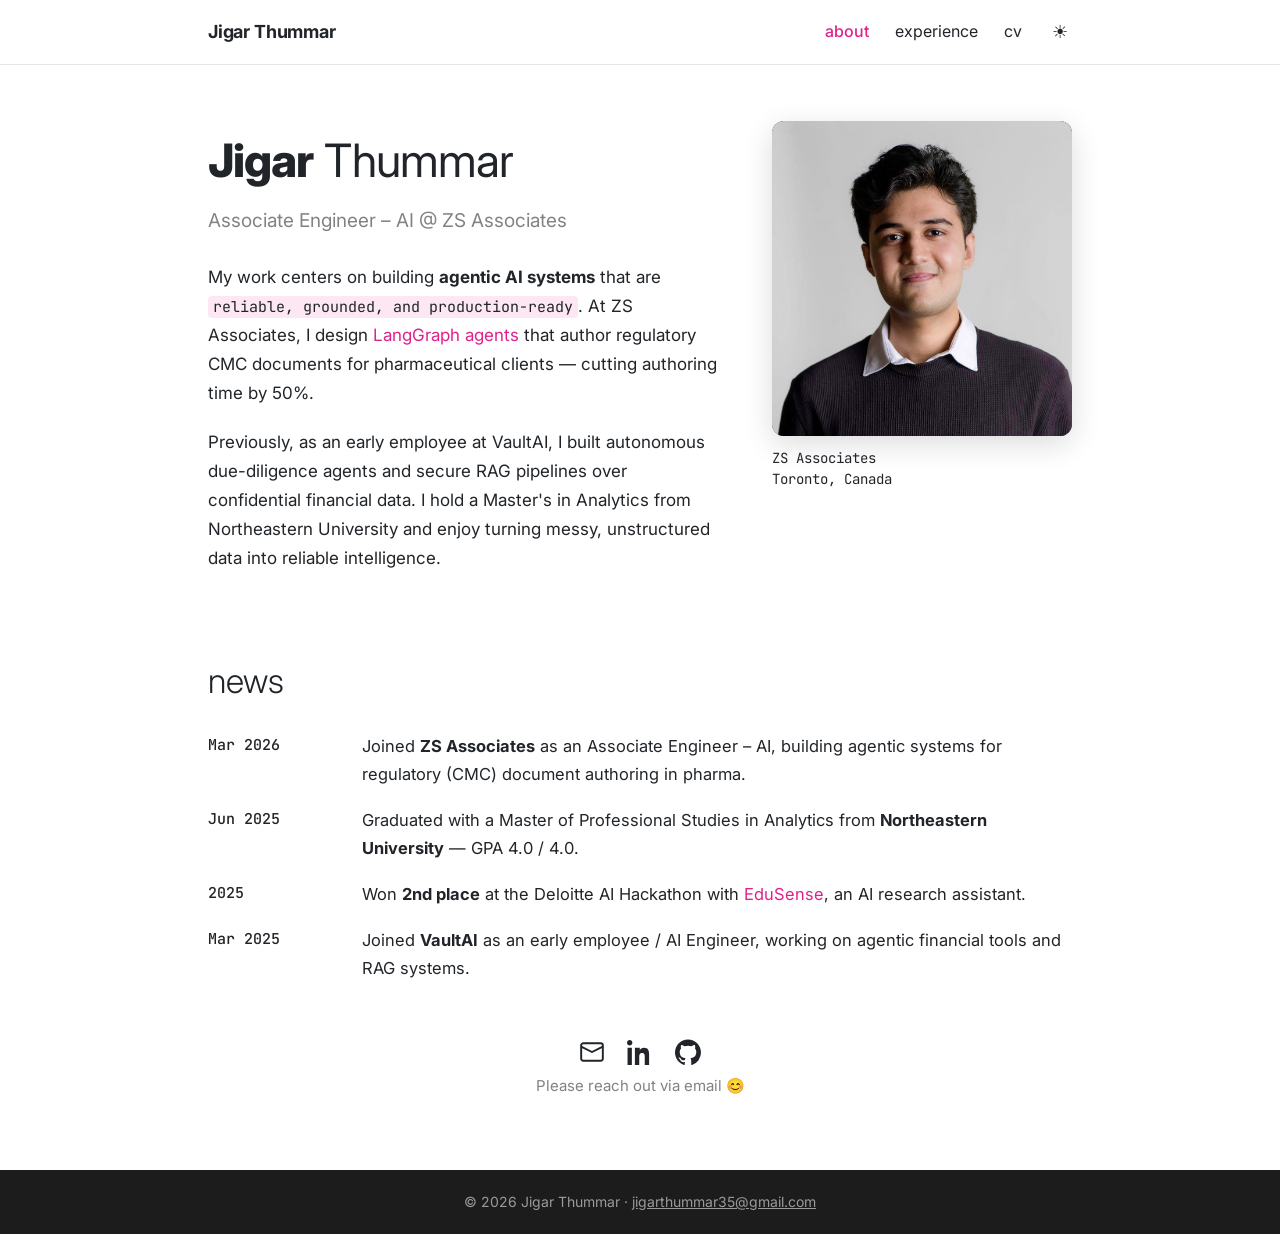
<file: index.html>
<!DOCTYPE html>
<html lang="en">
<head>
<meta charset="UTF-8" />
<meta name="viewport" content="width=device-width, initial-scale=1.0" />
<title>Jigar Thummar</title>
<meta name="description" content="Jigar Thummar — AI Engineer building agentic systems, RAG pipelines, and production LLM applications." />
<link rel="preconnect" href="https://fonts.googleapis.com" />
<link rel="preconnect" href="https://fonts.gstatic.com" crossorigin />
<link href="https://fonts.googleapis.com/css2?family=Inter:wght@300;400;500;600;700;800&family=JetBrains+Mono:wght@400;500&display=swap" rel="stylesheet" />
<link rel="stylesheet" href="/style.css" />
</head>
<body>
  <nav>
    <div class="wrap">
      <a href="/" class="brand">Jigar Thummar</a>
      <div class="nav-links">
        <a href="/" class="active">about</a>
        <a href="/experience">experience</a>
        <a href="/cv">cv</a>
        <button class="theme-btn" id="themeBtn" aria-label="Toggle theme">☀</button>
      </div>
    </div>
  </nav>

  <main>
    <div class="wrap">
      <!-- HERO -->
      <section class="hero">
        <div>
          <h1><span class="first">Jigar</span> Thummar</h1>
          <p class="subtitle">Associate Engineer – AI @ ZS Associates</p>

          <p>
            My work centers on building <strong>agentic AI systems</strong> that are
            <span class="mark">reliable, grounded, and production-ready</span>. At
            ZS Associates, I design <a href="/experience">LangGraph agents</a>
            that author regulatory CMC documents for pharmaceutical clients — cutting
            authoring time by 50%.
          </p>
          <p>
            Previously, as an early employee at VaultAI, I built autonomous
            due-diligence agents and secure RAG pipelines over confidential financial
            data. I hold a Master's in Analytics from Northeastern University
            and enjoy turning messy, unstructured data into reliable intelligence.
          </p>
        </div>

        <div class="photo-col">
          <div class="photo" id="photo">
            <img src="/profile.jpg" alt="Jigar Thummar" />
          </div>
          <div class="photo-caption">
            ZS Associates<br />Toronto, Canada
          </div>
        </div>
      </section>

      <!-- NEWS -->
      <h2 class="section-head">news</h2>
      <div class="timeline">
        <div class="date">Mar 2026</div>
        <div class="entry">Joined <strong>ZS Associates</strong> as an Associate Engineer – AI, building agentic systems for regulatory (CMC) document authoring in pharma.</div>

        <div class="date">Jun 2025</div>
        <div class="entry">Graduated with a Master of Professional Studies in Analytics from <strong>Northeastern University</strong> — GPA 4.0 / 4.0.</div>

        <div class="date">2025</div>
        <div class="entry">Won <strong>2nd place</strong> at the Deloitte AI Hackathon with <a href="/cv#projects">EduSense</a>, an AI research assistant.</div>

        <div class="date">Mar 2025</div>
        <div class="entry">Joined <strong>VaultAI</strong> as an early employee / AI Engineer, working on agentic financial tools and RAG systems.</div>
      </div>

      <!-- SOCIAL -->
      <div class="socials">
        <a href="mailto:jigarthummar35@gmail.com" aria-label="Email" title="Email">
          <svg viewBox="0 0 24 24" fill="none" stroke="currentColor" stroke-width="1.8"><rect x="2" y="4" width="20" height="16" rx="2"/><path d="m22 7-10 5L2 7"/></svg>
        </a>
        <a href="https://linkedin.com/in/jigarthummar" target="_blank" rel="noopener" aria-label="LinkedIn" title="LinkedIn">
          <svg viewBox="0 0 24 24" fill="currentColor"><path d="M4.98 3.5C4.98 4.88 3.87 6 2.5 6S0 4.88 0 3.5 1.12 1 2.5 1s2.48 1.12 2.48 2.5zM.5 8h4V24h-4V8zm7.5 0h3.8v2.2h.05c.53-1 1.83-2.2 3.77-2.2 4.03 0 4.78 2.65 4.78 6.1V24h-4v-7.1c0-1.7-.03-3.9-2.37-3.9-2.38 0-2.74 1.85-2.74 3.77V24h-4V8z"/></svg>
        </a>
        <a href="https://github.com/" target="_blank" rel="noopener" aria-label="GitHub" title="GitHub">
          <svg viewBox="0 0 24 24" fill="currentColor"><path d="M12 .5C5.37.5 0 5.87 0 12.5c0 5.3 3.44 9.8 8.21 11.39.6.11.82-.26.82-.58v-2.03c-3.34.73-4.04-1.61-4.04-1.61-.55-1.39-1.34-1.76-1.34-1.76-1.09-.75.08-.73.08-.73 1.2.09 1.84 1.24 1.84 1.24 1.07 1.83 2.81 1.3 3.5.99.11-.78.42-1.3.76-1.6-2.66-.3-5.47-1.33-5.47-5.93 0-1.31.47-2.38 1.24-3.22-.13-.3-.54-1.52.11-3.18 0 0 1.01-.32 3.3 1.23a11.5 11.5 0 0 1 6 0c2.29-1.55 3.3-1.23 3.3-1.23.65 1.66.24 2.88.12 3.18.77.84 1.23 1.91 1.23 3.22 0 4.61-2.81 5.62-5.49 5.92.43.37.81 1.1.81 2.22v3.29c0 .32.22.7.83.58A12.01 12.01 0 0 0 24 12.5C24 5.87 18.63.5 12 .5z"/></svg>
        </a>
      </div>
      <p class="socials-note">Please reach out via email 😊</p>
    </div>
  </main>

  <footer>
    <div class="wrap">© <span id="year"></span> Jigar Thummar · <a href="mailto:jigarthummar35@gmail.com">jigarthummar35@gmail.com</a></div>
  </footer>

  <script src="/script.js"></script>
</body>
</html>
</file>
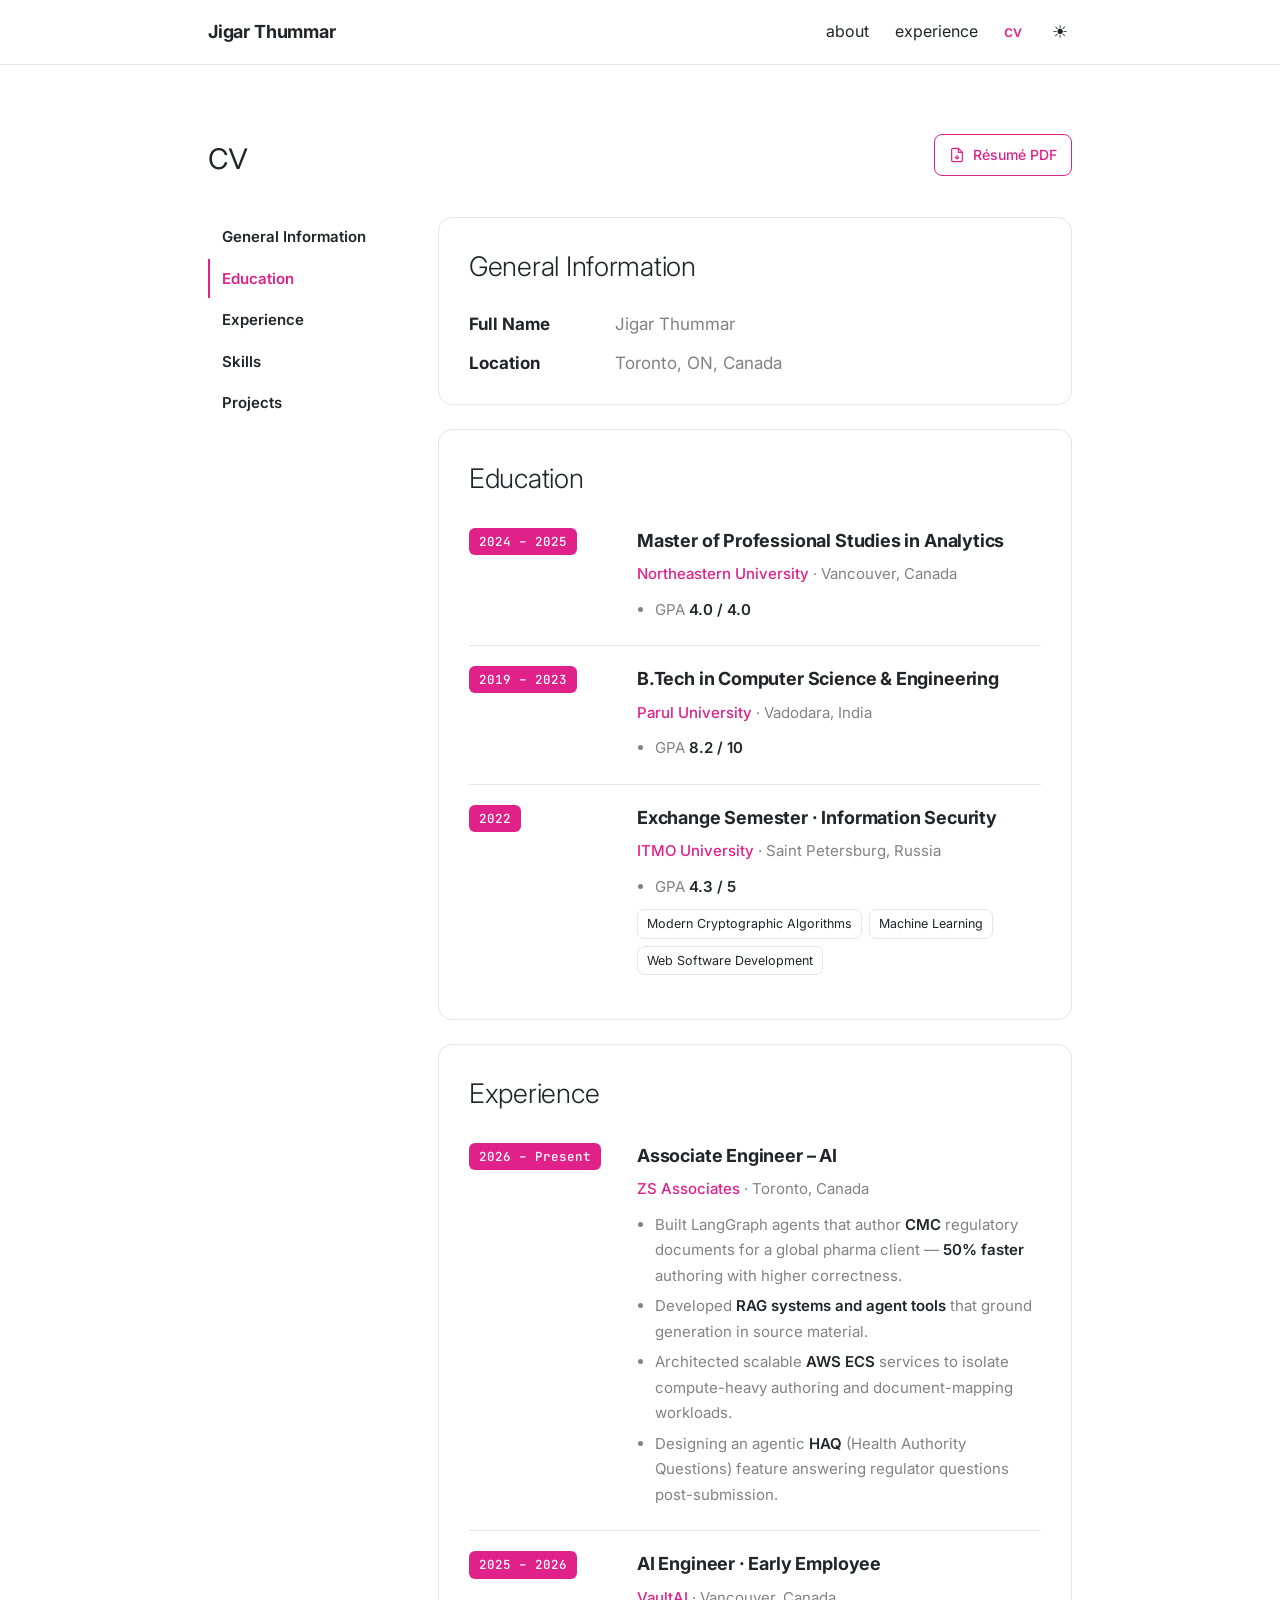
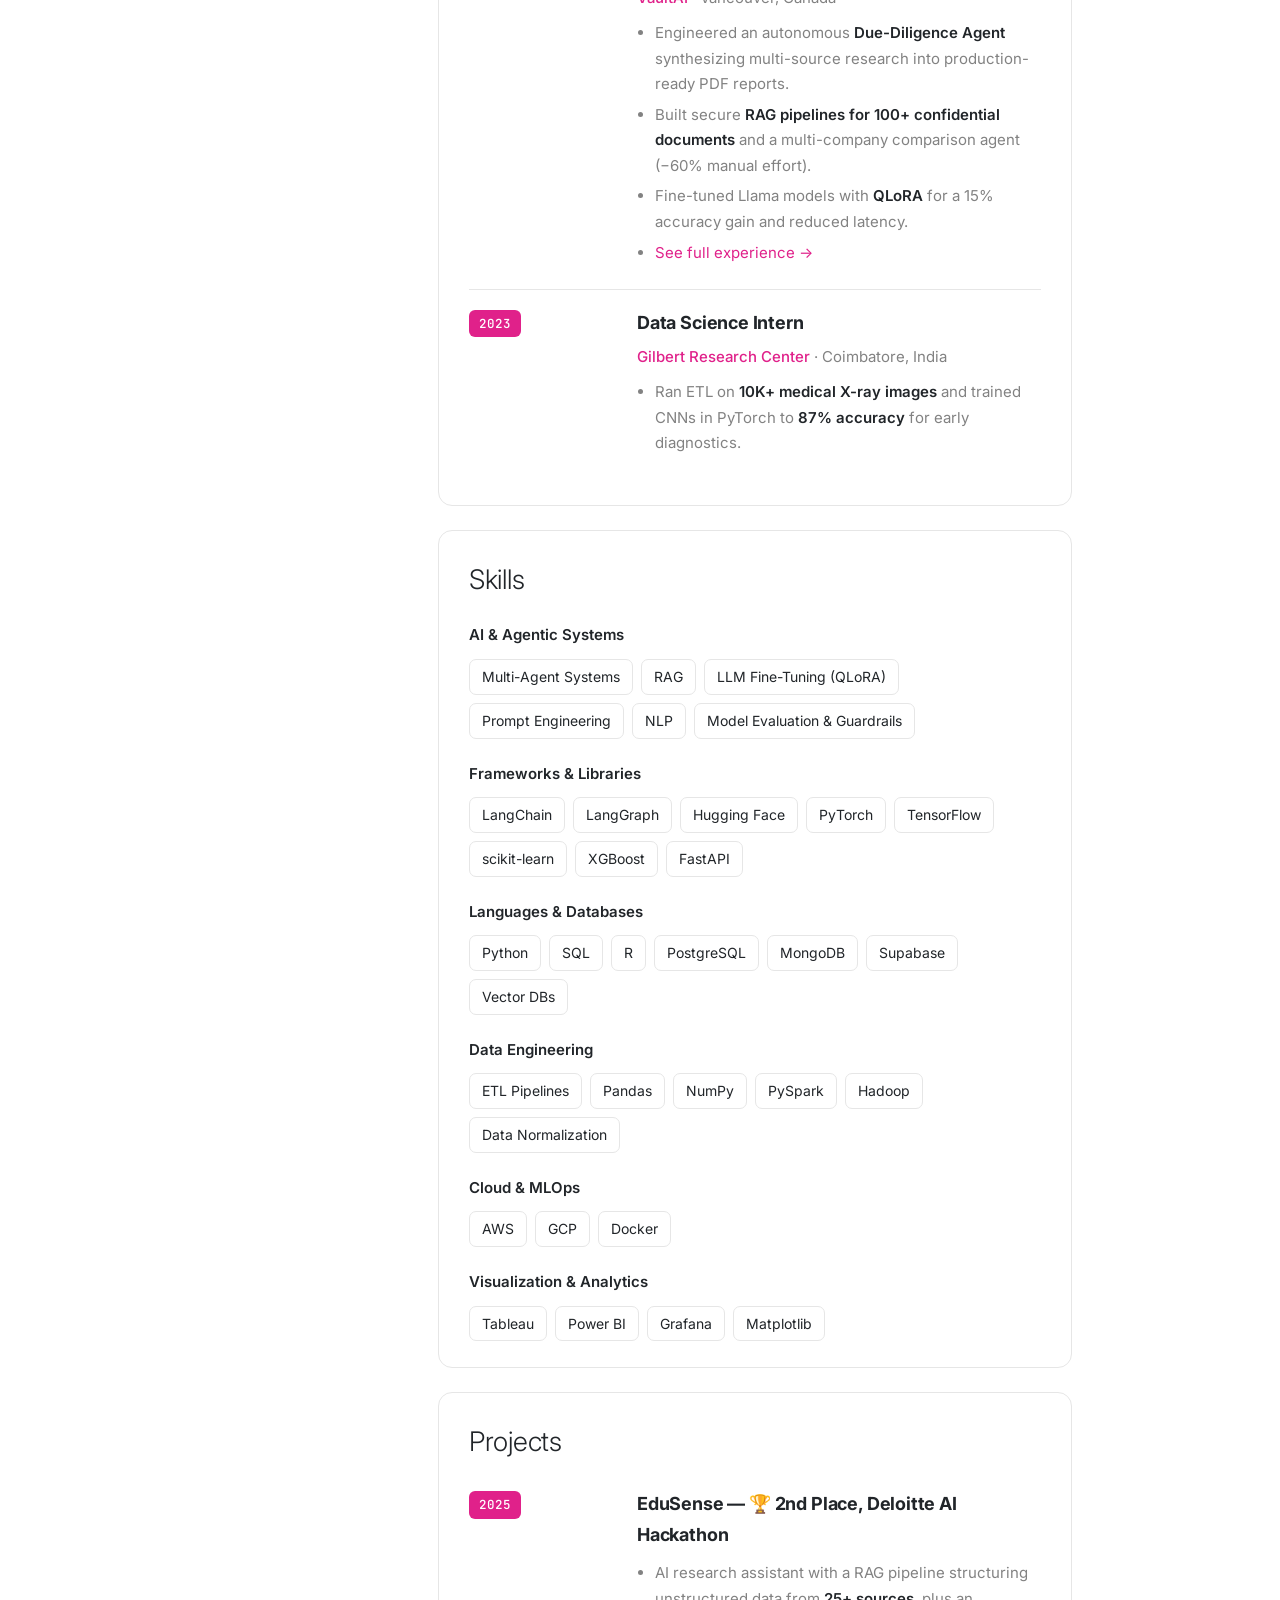
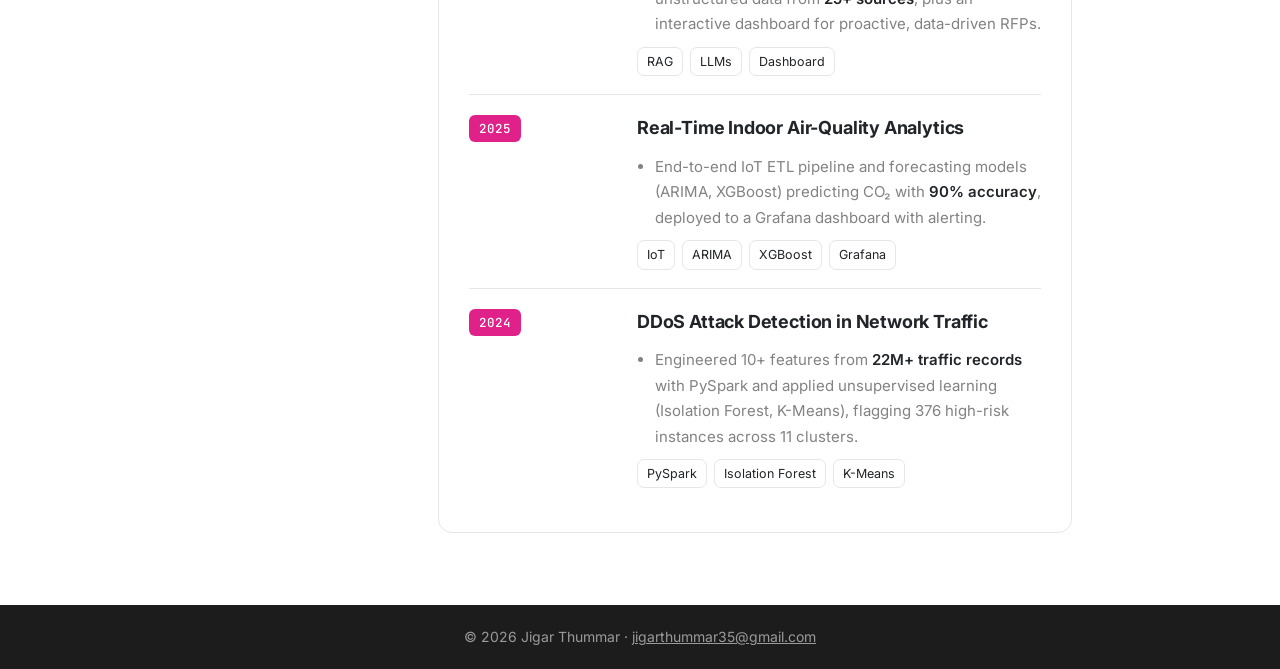
<file: cv/index.html>
<!DOCTYPE html>
<html lang="en">
<head>
<meta charset="UTF-8" />
<meta name="viewport" content="width=device-width, initial-scale=1.0" />
<title>CV · Jigar Thummar</title>
<meta name="description" content="CV of Jigar Thummar — general information, education, experience, skills, and projects." />
<link rel="preconnect" href="https://fonts.googleapis.com" />
<link rel="preconnect" href="https://fonts.gstatic.com" crossorigin />
<link href="https://fonts.googleapis.com/css2?family=Inter:wght@300;400;500;600;700;800&family=JetBrains+Mono:wght@400;500&display=swap" rel="stylesheet" />
<link rel="stylesheet" href="/style.css" />
</head>
<body>
  <nav>
    <div class="wrap">
      <a href="/" class="brand">Jigar Thummar</a>
      <div class="nav-links">
        <a href="/">about</a>
        <a href="/experience">experience</a>
        <a href="/cv" class="active">cv</a>
        <button class="theme-btn" id="themeBtn" aria-label="Toggle theme">☀</button>
      </div>
    </div>
  </nav>

  <main>
    <div class="wrap">
      <div class="cv-header">
        <h1 class="page-title">cv</h1>
        <a class="cv-pdf" href="/Jigar_Thummar_Resume.pdf" target="_blank" rel="noopener">
          <svg viewBox="0 0 24 24" fill="none" stroke="currentColor" stroke-width="1.8"><path d="M14 2H6a2 2 0 0 0-2 2v16a2 2 0 0 0 2 2h12a2 2 0 0 0 2-2V8z"/><path d="M14 2v6h6"/><path d="M12 18v-6"/><path d="m9 15 3 3 3-3"/></svg>
          Résumé PDF
        </a>
      </div>

      <div class="cv-layout">
        <!-- Sidebar -->
        <aside class="cv-side">
          <a href="#general">General Information</a>
          <a href="#education">Education</a>
          <a href="#experience">Experience</a>
          <a href="#skills">Skills</a>
          <a href="#projects">Projects</a>
        </aside>

        <!-- Content -->
        <div>
          <!-- General Information -->
          <section class="cv-card" id="general">
            <h2>General Information</h2>
            <div class="gi-row"><div class="k">Full Name</div><div class="v">Jigar Thummar</div></div>
            <div class="gi-row"><div class="k">Location</div><div class="v">Toronto, ON, Canada</div></div>
          </section>

          <!-- Education -->
          <section class="cv-card" id="education">
            <h2>Education</h2>

            <div class="cv-entry">
              <div><span class="date-badge">2024 – 2025</span></div>
              <div class="body">
                <h3>Master of Professional Studies in Analytics</h3>
                <p class="inst">Northeastern University <span class="place">· Vancouver, Canada</span></p>
                <ul><li>GPA <strong>4.0 / 4.0</strong></li></ul>
              </div>
            </div>

            <div class="cv-entry">
              <div><span class="date-badge">2019 – 2023</span></div>
              <div class="body">
                <h3>B.Tech in Computer Science &amp; Engineering</h3>
                <p class="inst">Parul University <span class="place">· Vadodara, India</span></p>
                <ul><li>GPA <strong>8.2 / 10</strong></li></ul>
              </div>
            </div>

            <div class="cv-entry">
              <div><span class="date-badge">2022</span></div>
              <div class="body">
                <h3>Exchange Semester · Information Security</h3>
                <p class="inst">ITMO University <span class="place">· Saint Petersburg, Russia</span></p>
                <ul><li>GPA <strong>4.3 / 5</strong></li></ul>
                <div class="courses"><span>Modern Cryptographic Algorithms</span><span>Machine Learning</span><span>Web Software Development</span></div>
              </div>
            </div>
          </section>

          <!-- Experience -->
          <section class="cv-card" id="experience">
            <h2>Experience</h2>

            <div class="cv-entry">
              <div><span class="date-badge">2026 – Present</span></div>
              <div class="body">
                <h3>Associate Engineer – AI</h3>
                <p class="inst">ZS Associates <span class="place">· Toronto, Canada</span></p>
                <ul>
                  <li>Built LangGraph agents that author <strong>CMC</strong> regulatory documents for a global pharma client — <strong>50% faster</strong> authoring with higher correctness.</li>
                  <li>Developed <strong>RAG systems and agent tools</strong> that ground generation in source material.</li>
                  <li>Architected scalable <strong>AWS ECS</strong> services to isolate compute-heavy authoring and document-mapping workloads.</li>
                  <li>Designing an agentic <strong>HAQ</strong> (Health Authority Questions) feature answering regulator questions post-submission.</li>
                </ul>
              </div>
            </div>

            <div class="cv-entry">
              <div><span class="date-badge">2025 – 2026</span></div>
              <div class="body">
                <h3>AI Engineer · Early Employee</h3>
                <p class="inst">VaultAI <span class="place">· Vancouver, Canada</span></p>
                <ul>
                  <li>Engineered an autonomous <strong>Due-Diligence Agent</strong> synthesizing multi-source research into production-ready PDF reports.</li>
                  <li>Built secure <strong>RAG pipelines for 100+ confidential documents</strong> and a multi-company comparison agent (−60% manual effort).</li>
                  <li>Fine-tuned Llama models with <strong>QLoRA</strong> for a 15% accuracy gain and reduced latency.</li>
                </ul>
                <ul style="margin-top:6px;"><li><a href="/experience">See full experience →</a></li></ul>
              </div>
            </div>

            <div class="cv-entry">
              <div><span class="date-badge">2023</span></div>
              <div class="body">
                <h3>Data Science Intern</h3>
                <p class="inst">Gilbert Research Center <span class="place">· Coimbatore, India</span></p>
                <ul>
                  <li>Ran ETL on <strong>10K+ medical X-ray images</strong> and trained CNNs in PyTorch to <strong>87% accuracy</strong> for early diagnostics.</li>
                </ul>
              </div>
            </div>
          </section>

          <!-- Skills -->
          <section class="cv-card" id="skills">
            <h2>Skills</h2>
            <div class="skill-group">
              <h4>AI &amp; Agentic Systems</h4>
              <div class="chips"><span>Multi-Agent Systems</span><span>RAG</span><span>LLM Fine-Tuning (QLoRA)</span><span>Prompt Engineering</span><span>NLP</span><span>Model Evaluation &amp; Guardrails</span></div>
            </div>
            <div class="skill-group">
              <h4>Frameworks &amp; Libraries</h4>
              <div class="chips"><span>LangChain</span><span>LangGraph</span><span>Hugging Face</span><span>PyTorch</span><span>TensorFlow</span><span>scikit-learn</span><span>XGBoost</span><span>FastAPI</span></div>
            </div>
            <div class="skill-group">
              <h4>Languages &amp; Databases</h4>
              <div class="chips"><span>Python</span><span>SQL</span><span>R</span><span>PostgreSQL</span><span>MongoDB</span><span>Supabase</span><span>Vector DBs</span></div>
            </div>
            <div class="skill-group">
              <h4>Data Engineering</h4>
              <div class="chips"><span>ETL Pipelines</span><span>Pandas</span><span>NumPy</span><span>PySpark</span><span>Hadoop</span><span>Data Normalization</span></div>
            </div>
            <div class="skill-group">
              <h4>Cloud &amp; MLOps</h4>
              <div class="chips"><span>AWS</span><span>GCP</span><span>Docker</span></div>
            </div>
            <div class="skill-group" style="margin-bottom:0;">
              <h4>Visualization &amp; Analytics</h4>
              <div class="chips"><span>Tableau</span><span>Power BI</span><span>Grafana</span><span>Matplotlib</span></div>
            </div>
          </section>

          <!-- Projects -->
          <section class="cv-card" id="projects">
            <h2>Projects</h2>

            <div class="cv-entry">
              <div><span class="date-badge">2025</span></div>
              <div class="body">
                <h3>EduSense — 🏆 2nd Place, Deloitte AI Hackathon</h3>
                <ul>
                  <li>AI research assistant with a RAG pipeline structuring unstructured data from <strong>25+ sources</strong>, plus an interactive dashboard for proactive, data-driven RFPs.</li>
                </ul>
                <div class="courses"><span>RAG</span><span>LLMs</span><span>Dashboard</span></div>
              </div>
            </div>

            <div class="cv-entry">
              <div><span class="date-badge">2025</span></div>
              <div class="body">
                <h3>Real-Time Indoor Air-Quality Analytics</h3>
                <ul>
                  <li>End-to-end IoT ETL pipeline and forecasting models (ARIMA, XGBoost) predicting CO₂ with <strong>90% accuracy</strong>, deployed to a Grafana dashboard with alerting.</li>
                </ul>
                <div class="courses"><span>IoT</span><span>ARIMA</span><span>XGBoost</span><span>Grafana</span></div>
              </div>
            </div>

            <div class="cv-entry">
              <div><span class="date-badge">2024</span></div>
              <div class="body">
                <h3>DDoS Attack Detection in Network Traffic</h3>
                <ul>
                  <li>Engineered 10+ features from <strong>22M+ traffic records</strong> with PySpark and applied unsupervised learning (Isolation Forest, K-Means), flagging 376 high-risk instances across 11 clusters.</li>
                </ul>
                <div class="courses"><span>PySpark</span><span>Isolation Forest</span><span>K-Means</span></div>
              </div>
            </div>
          </section>
        </div>
      </div>
    </div>
  </main>

  <footer>
    <div class="wrap">© <span id="year"></span> Jigar Thummar · <a href="mailto:jigarthummar35@gmail.com">jigarthummar35@gmail.com</a></div>
  </footer>

  <script src="/script.js"></script>
</body>
</html>
</file>
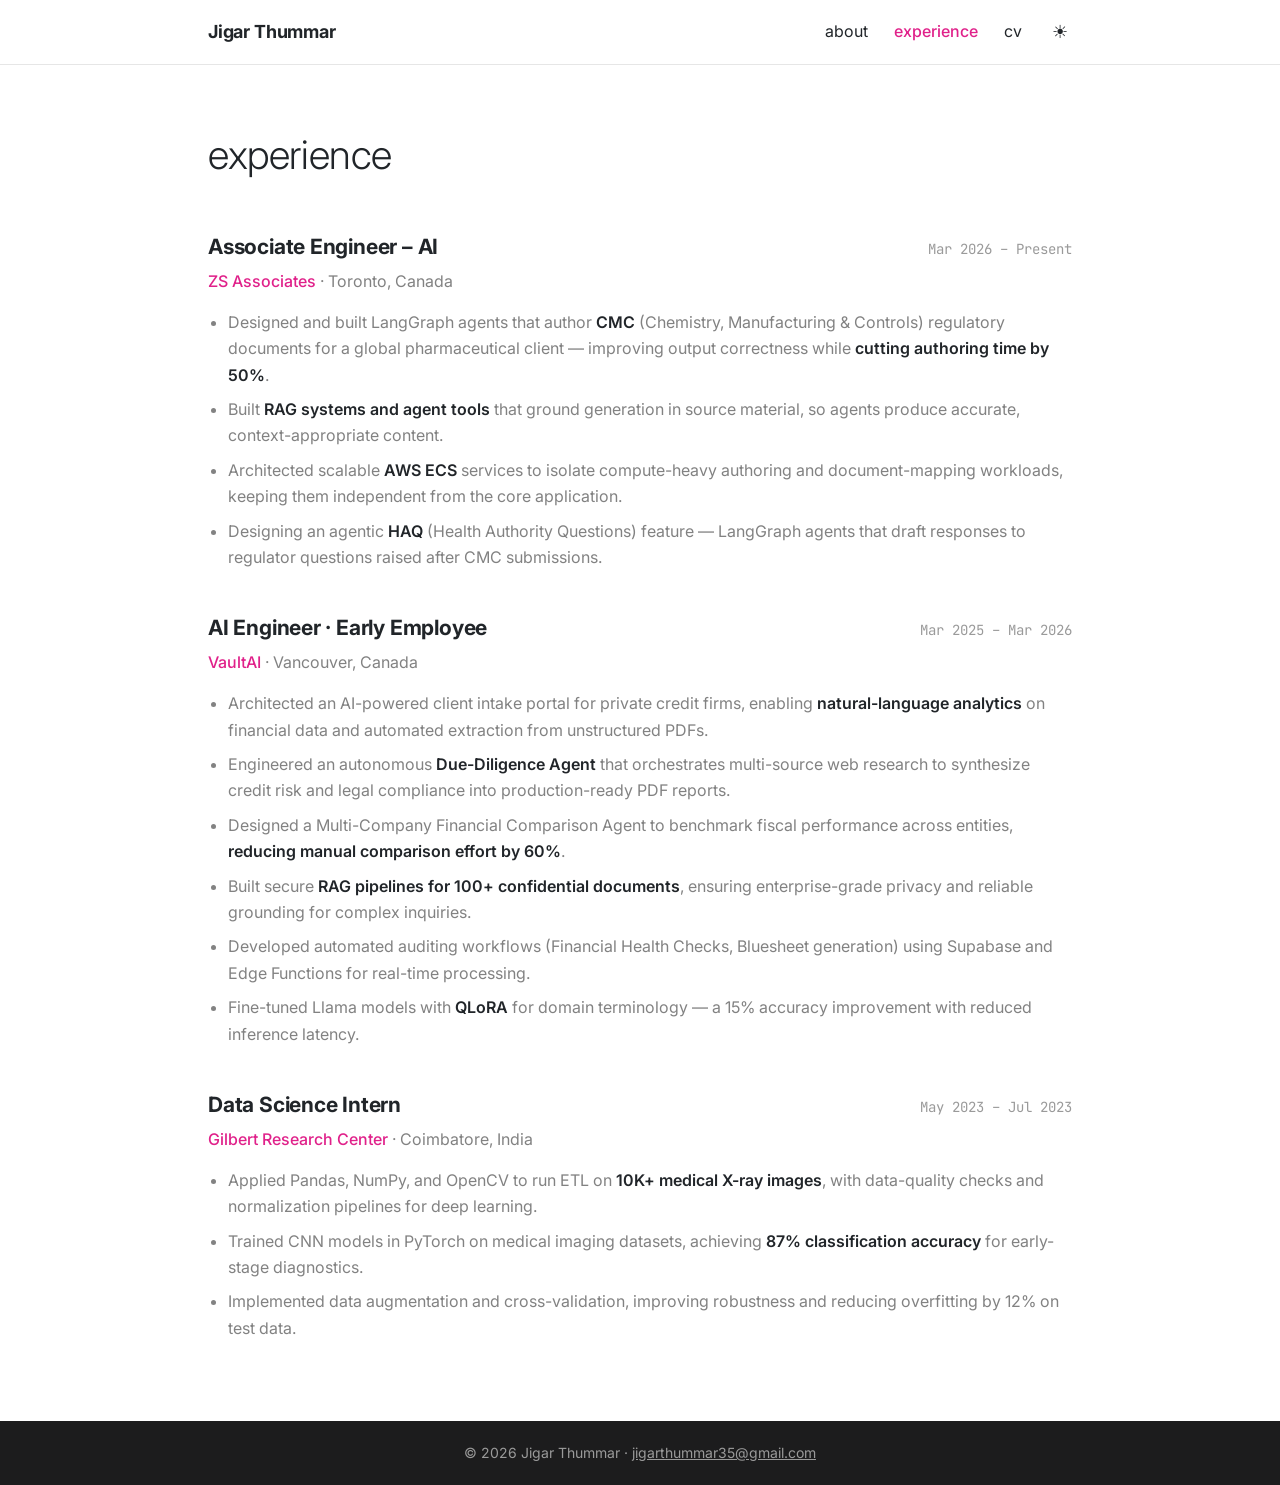
<file: experience/index.html>
<!DOCTYPE html>
<html lang="en">
<head>
<meta charset="UTF-8" />
<meta name="viewport" content="width=device-width, initial-scale=1.0" />
<title>Experience · Jigar Thummar</title>
<meta name="description" content="Professional experience of Jigar Thummar — ZS Associates, VaultAI, Gilbert Research Center." />
<link rel="preconnect" href="https://fonts.googleapis.com" />
<link rel="preconnect" href="https://fonts.gstatic.com" crossorigin />
<link href="https://fonts.googleapis.com/css2?family=Inter:wght@300;400;500;600;700;800&family=JetBrains+Mono:wght@400;500&display=swap" rel="stylesheet" />
<link rel="stylesheet" href="/style.css" />
</head>
<body>
  <nav>
    <div class="wrap">
      <a href="/" class="brand">Jigar Thummar</a>
      <div class="nav-links">
        <a href="/">about</a>
        <a href="/experience" class="active">experience</a>
        <a href="/cv">cv</a>
        <button class="theme-btn" id="themeBtn" aria-label="Toggle theme">☀</button>
      </div>
    </div>
  </nav>

  <main>
    <div class="wrap">
      <h1 class="page-title">experience</h1>

      <div class="entry-block">
        <div class="entry-head">
          <h3>Associate Engineer – AI</h3>
          <span class="when">Mar 2026 – Present</span>
        </div>
        <p class="entry-org">ZS Associates <span class="place">· Toronto, Canada</span></p>
        <ul>
          <li>Designed and built LangGraph agents that author <strong>CMC</strong> (Chemistry, Manufacturing &amp; Controls) regulatory documents for a global pharmaceutical client — improving output correctness while <strong>cutting authoring time by 50%</strong>.</li>
          <li>Built <strong>RAG systems and agent tools</strong> that ground generation in source material, so agents produce accurate, context-appropriate content.</li>
          <li>Architected scalable <strong>AWS ECS</strong> services to isolate compute-heavy authoring and document-mapping workloads, keeping them independent from the core application.</li>
          <li>Designing an agentic <strong>HAQ</strong> (Health Authority Questions) feature — LangGraph agents that draft responses to regulator questions raised after CMC submissions.</li>
        </ul>
      </div>

      <div class="entry-block">
        <div class="entry-head">
          <h3>AI Engineer · Early Employee</h3>
          <span class="when">Mar 2025 – Mar 2026</span>
        </div>
        <p class="entry-org">VaultAI <span class="place">· Vancouver, Canada</span></p>
        <ul>
          <li>Architected an AI-powered client intake portal for private credit firms, enabling <strong>natural-language analytics</strong> on financial data and automated extraction from unstructured PDFs.</li>
          <li>Engineered an autonomous <strong>Due-Diligence Agent</strong> that orchestrates multi-source web research to synthesize credit risk and legal compliance into production-ready PDF reports.</li>
          <li>Designed a Multi-Company Financial Comparison Agent to benchmark fiscal performance across entities, <strong>reducing manual comparison effort by 60%</strong>.</li>
          <li>Built secure <strong>RAG pipelines for 100+ confidential documents</strong>, ensuring enterprise-grade privacy and reliable grounding for complex inquiries.</li>
          <li>Developed automated auditing workflows (Financial Health Checks, Bluesheet generation) using Supabase and Edge Functions for real-time processing.</li>
          <li>Fine-tuned Llama models with <strong>QLoRA</strong> for domain terminology — a 15% accuracy improvement with reduced inference latency.</li>
        </ul>
      </div>

      <div class="entry-block">
        <div class="entry-head">
          <h3>Data Science Intern</h3>
          <span class="when">May 2023 – Jul 2023</span>
        </div>
        <p class="entry-org">Gilbert Research Center <span class="place">· Coimbatore, India</span></p>
        <ul>
          <li>Applied Pandas, NumPy, and OpenCV to run ETL on <strong>10K+ medical X-ray images</strong>, with data-quality checks and normalization pipelines for deep learning.</li>
          <li>Trained CNN models in PyTorch on medical imaging datasets, achieving <strong>87% classification accuracy</strong> for early-stage diagnostics.</li>
          <li>Implemented data augmentation and cross-validation, improving robustness and reducing overfitting by 12% on test data.</li>
        </ul>
      </div>
    </div>
  </main>

  <footer>
    <div class="wrap">© <span id="year"></span> Jigar Thummar · <a href="mailto:jigarthummar35@gmail.com">jigarthummar35@gmail.com</a></div>
  </footer>

  <script src="/script.js"></script>
</body>
</html>
</file>
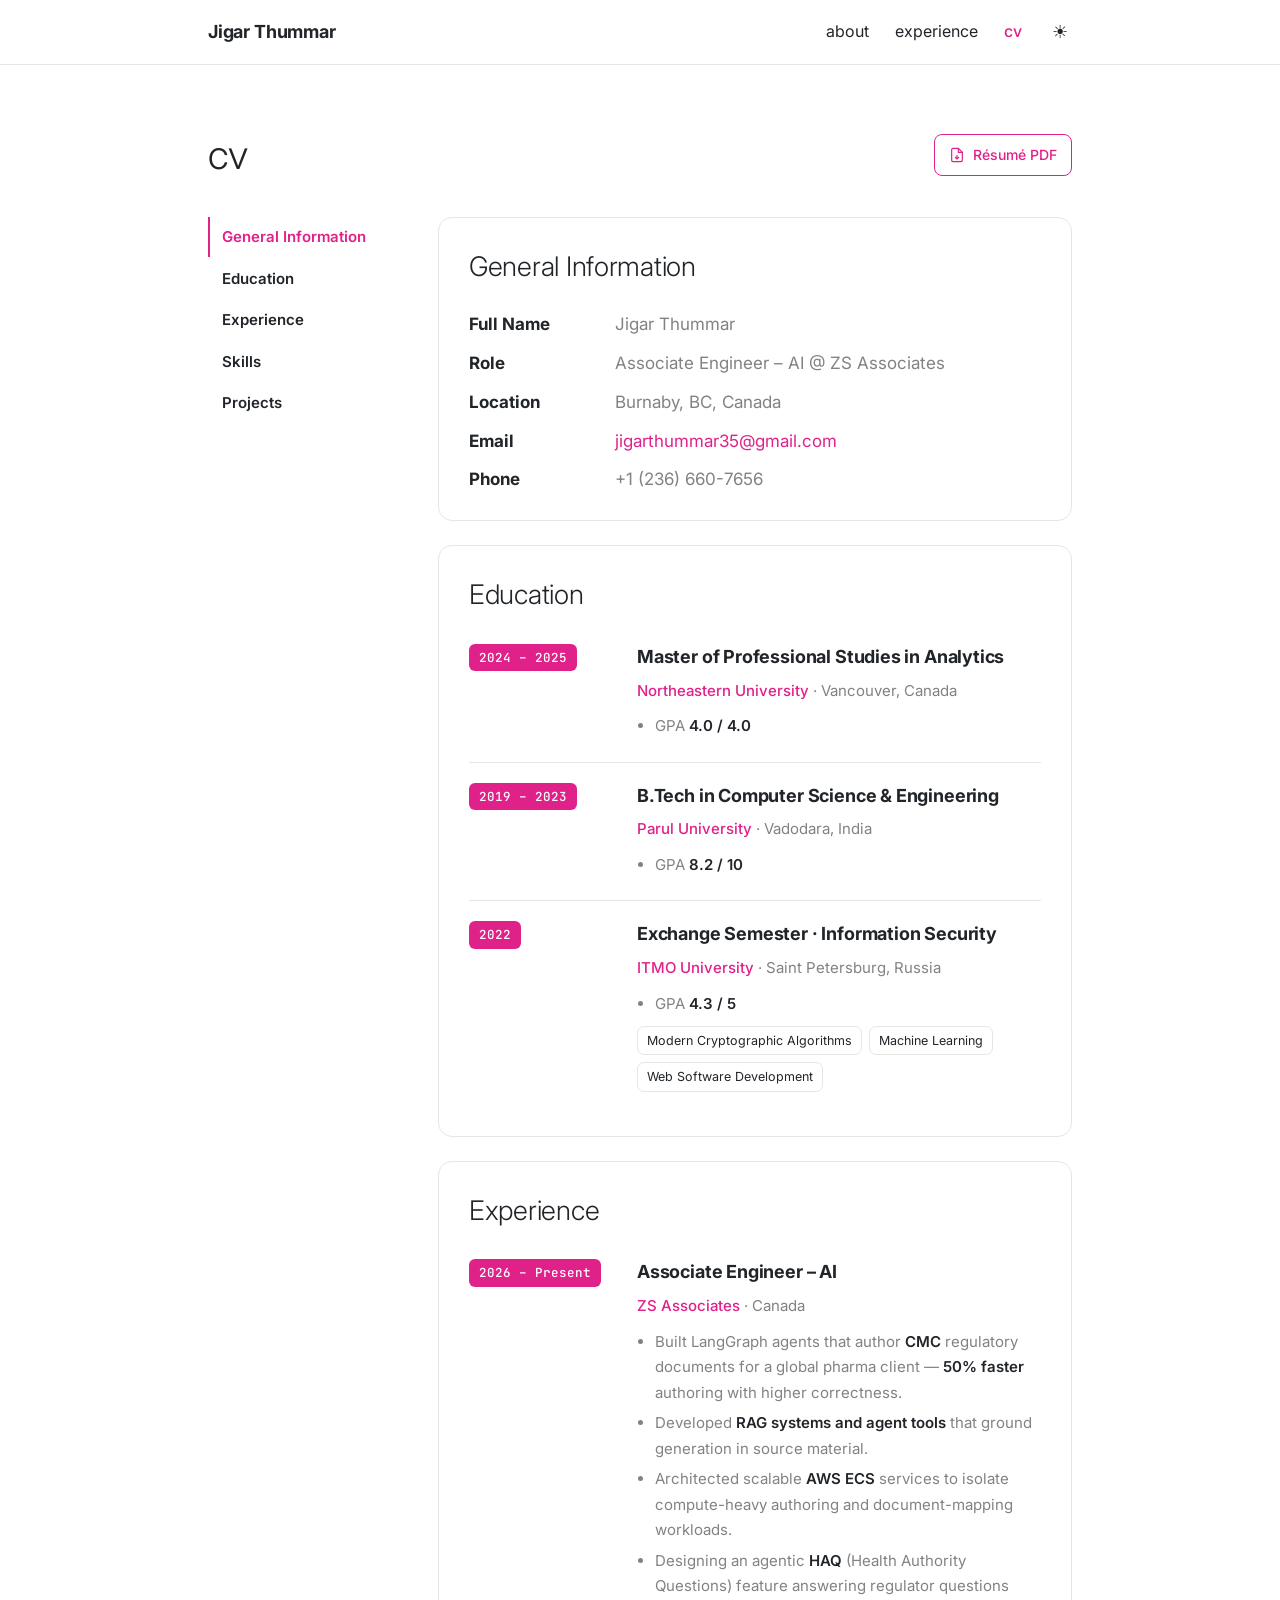
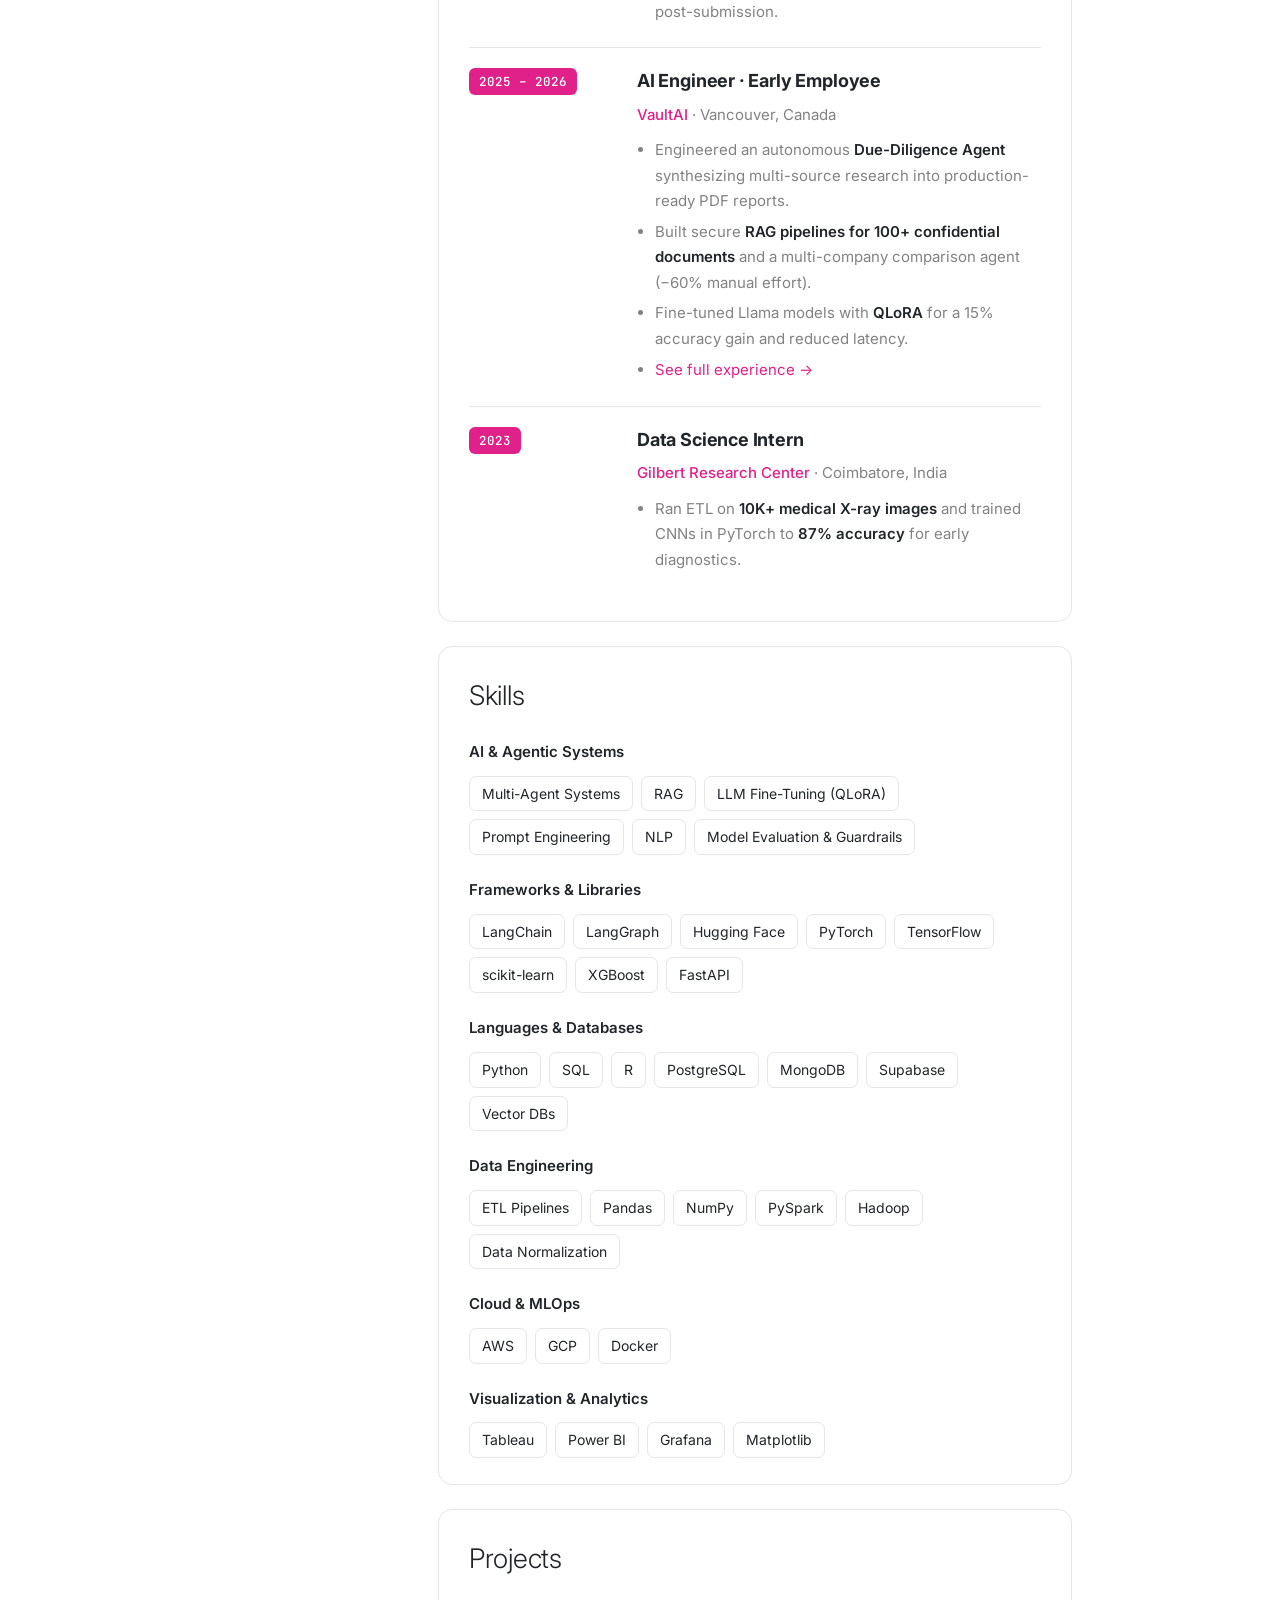
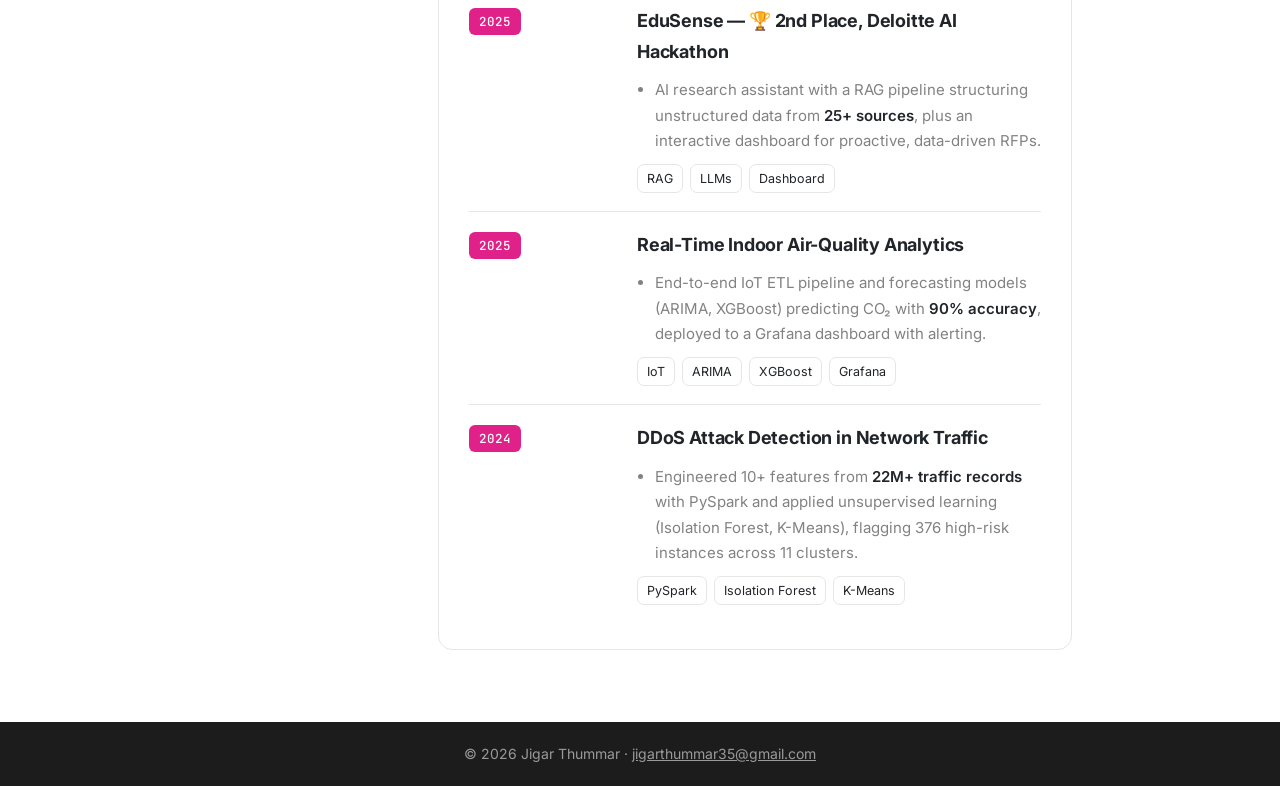
<file: cv.html>
<!DOCTYPE html>
<html lang="en">
<head>
<meta charset="UTF-8" />
<meta name="viewport" content="width=device-width, initial-scale=1.0" />
<title>CV · Jigar Thummar</title>
<meta name="description" content="CV of Jigar Thummar — general information, education, experience, skills, and projects." />
<link rel="preconnect" href="https://fonts.googleapis.com" />
<link rel="preconnect" href="https://fonts.gstatic.com" crossorigin />
<link href="https://fonts.googleapis.com/css2?family=Inter:wght@300;400;500;600;700;800&family=JetBrains+Mono:wght@400;500&display=swap" rel="stylesheet" />
<link rel="stylesheet" href="style.css" />
</head>
<body>
  <nav>
    <div class="wrap">
      <a href="index.html" class="brand">Jigar Thummar</a>
      <div class="nav-links">
        <a href="index.html">about</a>
        <a href="experience.html">experience</a>
        <a href="cv.html" class="active">cv</a>
        <button class="theme-btn" id="themeBtn" aria-label="Toggle theme">☀</button>
      </div>
    </div>
  </nav>

  <main>
    <div class="wrap">
      <div class="cv-header">
        <h1 class="page-title">cv</h1>
        <a class="cv-pdf" href="Jigar_Thummar_Resume.pdf" target="_blank" rel="noopener">
          <svg viewBox="0 0 24 24" fill="none" stroke="currentColor" stroke-width="1.8"><path d="M14 2H6a2 2 0 0 0-2 2v16a2 2 0 0 0 2 2h12a2 2 0 0 0 2-2V8z"/><path d="M14 2v6h6"/><path d="M12 18v-6"/><path d="m9 15 3 3 3-3"/></svg>
          Résumé PDF
        </a>
      </div>

      <div class="cv-layout">
        <!-- Sidebar -->
        <aside class="cv-side">
          <a href="#general">General Information</a>
          <a href="#education">Education</a>
          <a href="#experience">Experience</a>
          <a href="#skills">Skills</a>
          <a href="#projects">Projects</a>
        </aside>

        <!-- Content -->
        <div>
          <!-- General Information -->
          <section class="cv-card" id="general">
            <h2>General Information</h2>
            <div class="gi-row"><div class="k">Full Name</div><div class="v">Jigar Thummar</div></div>
            <div class="gi-row"><div class="k">Role</div><div class="v">Associate Engineer – AI @ ZS Associates</div></div>
            <div class="gi-row"><div class="k">Location</div><div class="v">Burnaby, BC, Canada</div></div>
            <div class="gi-row"><div class="k">Email</div><div class="v"><a href="mailto:jigarthummar35@gmail.com">jigarthummar35@gmail.com</a></div></div>
            <div class="gi-row"><div class="k">Phone</div><div class="v">+1 (236) 660-7656</div></div>
          </section>

          <!-- Education -->
          <section class="cv-card" id="education">
            <h2>Education</h2>

            <div class="cv-entry">
              <div><span class="date-badge">2024 – 2025</span></div>
              <div class="body">
                <h3>Master of Professional Studies in Analytics</h3>
                <p class="inst">Northeastern University <span class="place">· Vancouver, Canada</span></p>
                <ul><li>GPA <strong>4.0 / 4.0</strong></li></ul>
              </div>
            </div>

            <div class="cv-entry">
              <div><span class="date-badge">2019 – 2023</span></div>
              <div class="body">
                <h3>B.Tech in Computer Science &amp; Engineering</h3>
                <p class="inst">Parul University <span class="place">· Vadodara, India</span></p>
                <ul><li>GPA <strong>8.2 / 10</strong></li></ul>
              </div>
            </div>

            <div class="cv-entry">
              <div><span class="date-badge">2022</span></div>
              <div class="body">
                <h3>Exchange Semester · Information Security</h3>
                <p class="inst">ITMO University <span class="place">· Saint Petersburg, Russia</span></p>
                <ul><li>GPA <strong>4.3 / 5</strong></li></ul>
                <div class="courses"><span>Modern Cryptographic Algorithms</span><span>Machine Learning</span><span>Web Software Development</span></div>
              </div>
            </div>
          </section>

          <!-- Experience -->
          <section class="cv-card" id="experience">
            <h2>Experience</h2>

            <div class="cv-entry">
              <div><span class="date-badge">2026 – Present</span></div>
              <div class="body">
                <h3>Associate Engineer – AI</h3>
                <p class="inst">ZS Associates <span class="place">· Canada</span></p>
                <ul>
                  <li>Built LangGraph agents that author <strong>CMC</strong> regulatory documents for a global pharma client — <strong>50% faster</strong> authoring with higher correctness.</li>
                  <li>Developed <strong>RAG systems and agent tools</strong> that ground generation in source material.</li>
                  <li>Architected scalable <strong>AWS ECS</strong> services to isolate compute-heavy authoring and document-mapping workloads.</li>
                  <li>Designing an agentic <strong>HAQ</strong> (Health Authority Questions) feature answering regulator questions post-submission.</li>
                </ul>
              </div>
            </div>

            <div class="cv-entry">
              <div><span class="date-badge">2025 – 2026</span></div>
              <div class="body">
                <h3>AI Engineer · Early Employee</h3>
                <p class="inst">VaultAI <span class="place">· Vancouver, Canada</span></p>
                <ul>
                  <li>Engineered an autonomous <strong>Due-Diligence Agent</strong> synthesizing multi-source research into production-ready PDF reports.</li>
                  <li>Built secure <strong>RAG pipelines for 100+ confidential documents</strong> and a multi-company comparison agent (−60% manual effort).</li>
                  <li>Fine-tuned Llama models with <strong>QLoRA</strong> for a 15% accuracy gain and reduced latency.</li>
                </ul>
                <ul style="margin-top:6px;"><li><a href="experience.html">See full experience →</a></li></ul>
              </div>
            </div>

            <div class="cv-entry">
              <div><span class="date-badge">2023</span></div>
              <div class="body">
                <h3>Data Science Intern</h3>
                <p class="inst">Gilbert Research Center <span class="place">· Coimbatore, India</span></p>
                <ul>
                  <li>Ran ETL on <strong>10K+ medical X-ray images</strong> and trained CNNs in PyTorch to <strong>87% accuracy</strong> for early diagnostics.</li>
                </ul>
              </div>
            </div>
          </section>

          <!-- Skills -->
          <section class="cv-card" id="skills">
            <h2>Skills</h2>
            <div class="skill-group">
              <h4>AI &amp; Agentic Systems</h4>
              <div class="chips"><span>Multi-Agent Systems</span><span>RAG</span><span>LLM Fine-Tuning (QLoRA)</span><span>Prompt Engineering</span><span>NLP</span><span>Model Evaluation &amp; Guardrails</span></div>
            </div>
            <div class="skill-group">
              <h4>Frameworks &amp; Libraries</h4>
              <div class="chips"><span>LangChain</span><span>LangGraph</span><span>Hugging Face</span><span>PyTorch</span><span>TensorFlow</span><span>scikit-learn</span><span>XGBoost</span><span>FastAPI</span></div>
            </div>
            <div class="skill-group">
              <h4>Languages &amp; Databases</h4>
              <div class="chips"><span>Python</span><span>SQL</span><span>R</span><span>PostgreSQL</span><span>MongoDB</span><span>Supabase</span><span>Vector DBs</span></div>
            </div>
            <div class="skill-group">
              <h4>Data Engineering</h4>
              <div class="chips"><span>ETL Pipelines</span><span>Pandas</span><span>NumPy</span><span>PySpark</span><span>Hadoop</span><span>Data Normalization</span></div>
            </div>
            <div class="skill-group">
              <h4>Cloud &amp; MLOps</h4>
              <div class="chips"><span>AWS</span><span>GCP</span><span>Docker</span></div>
            </div>
            <div class="skill-group" style="margin-bottom:0;">
              <h4>Visualization &amp; Analytics</h4>
              <div class="chips"><span>Tableau</span><span>Power BI</span><span>Grafana</span><span>Matplotlib</span></div>
            </div>
          </section>

          <!-- Projects -->
          <section class="cv-card" id="projects">
            <h2>Projects</h2>

            <div class="cv-entry">
              <div><span class="date-badge">2025</span></div>
              <div class="body">
                <h3>EduSense — 🏆 2nd Place, Deloitte AI Hackathon</h3>
                <ul>
                  <li>AI research assistant with a RAG pipeline structuring unstructured data from <strong>25+ sources</strong>, plus an interactive dashboard for proactive, data-driven RFPs.</li>
                </ul>
                <div class="courses"><span>RAG</span><span>LLMs</span><span>Dashboard</span></div>
              </div>
            </div>

            <div class="cv-entry">
              <div><span class="date-badge">2025</span></div>
              <div class="body">
                <h3>Real-Time Indoor Air-Quality Analytics</h3>
                <ul>
                  <li>End-to-end IoT ETL pipeline and forecasting models (ARIMA, XGBoost) predicting CO₂ with <strong>90% accuracy</strong>, deployed to a Grafana dashboard with alerting.</li>
                </ul>
                <div class="courses"><span>IoT</span><span>ARIMA</span><span>XGBoost</span><span>Grafana</span></div>
              </div>
            </div>

            <div class="cv-entry">
              <div><span class="date-badge">2024</span></div>
              <div class="body">
                <h3>DDoS Attack Detection in Network Traffic</h3>
                <ul>
                  <li>Engineered 10+ features from <strong>22M+ traffic records</strong> with PySpark and applied unsupervised learning (Isolation Forest, K-Means), flagging 376 high-risk instances across 11 clusters.</li>
                </ul>
                <div class="courses"><span>PySpark</span><span>Isolation Forest</span><span>K-Means</span></div>
              </div>
            </div>
          </section>
        </div>
      </div>
    </div>
  </main>

  <footer>
    <div class="wrap">© <span id="year"></span> Jigar Thummar · <a href="mailto:jigarthummar35@gmail.com">jigarthummar35@gmail.com</a></div>
  </footer>

  <script src="script.js"></script>
</body>
</html>
</file>
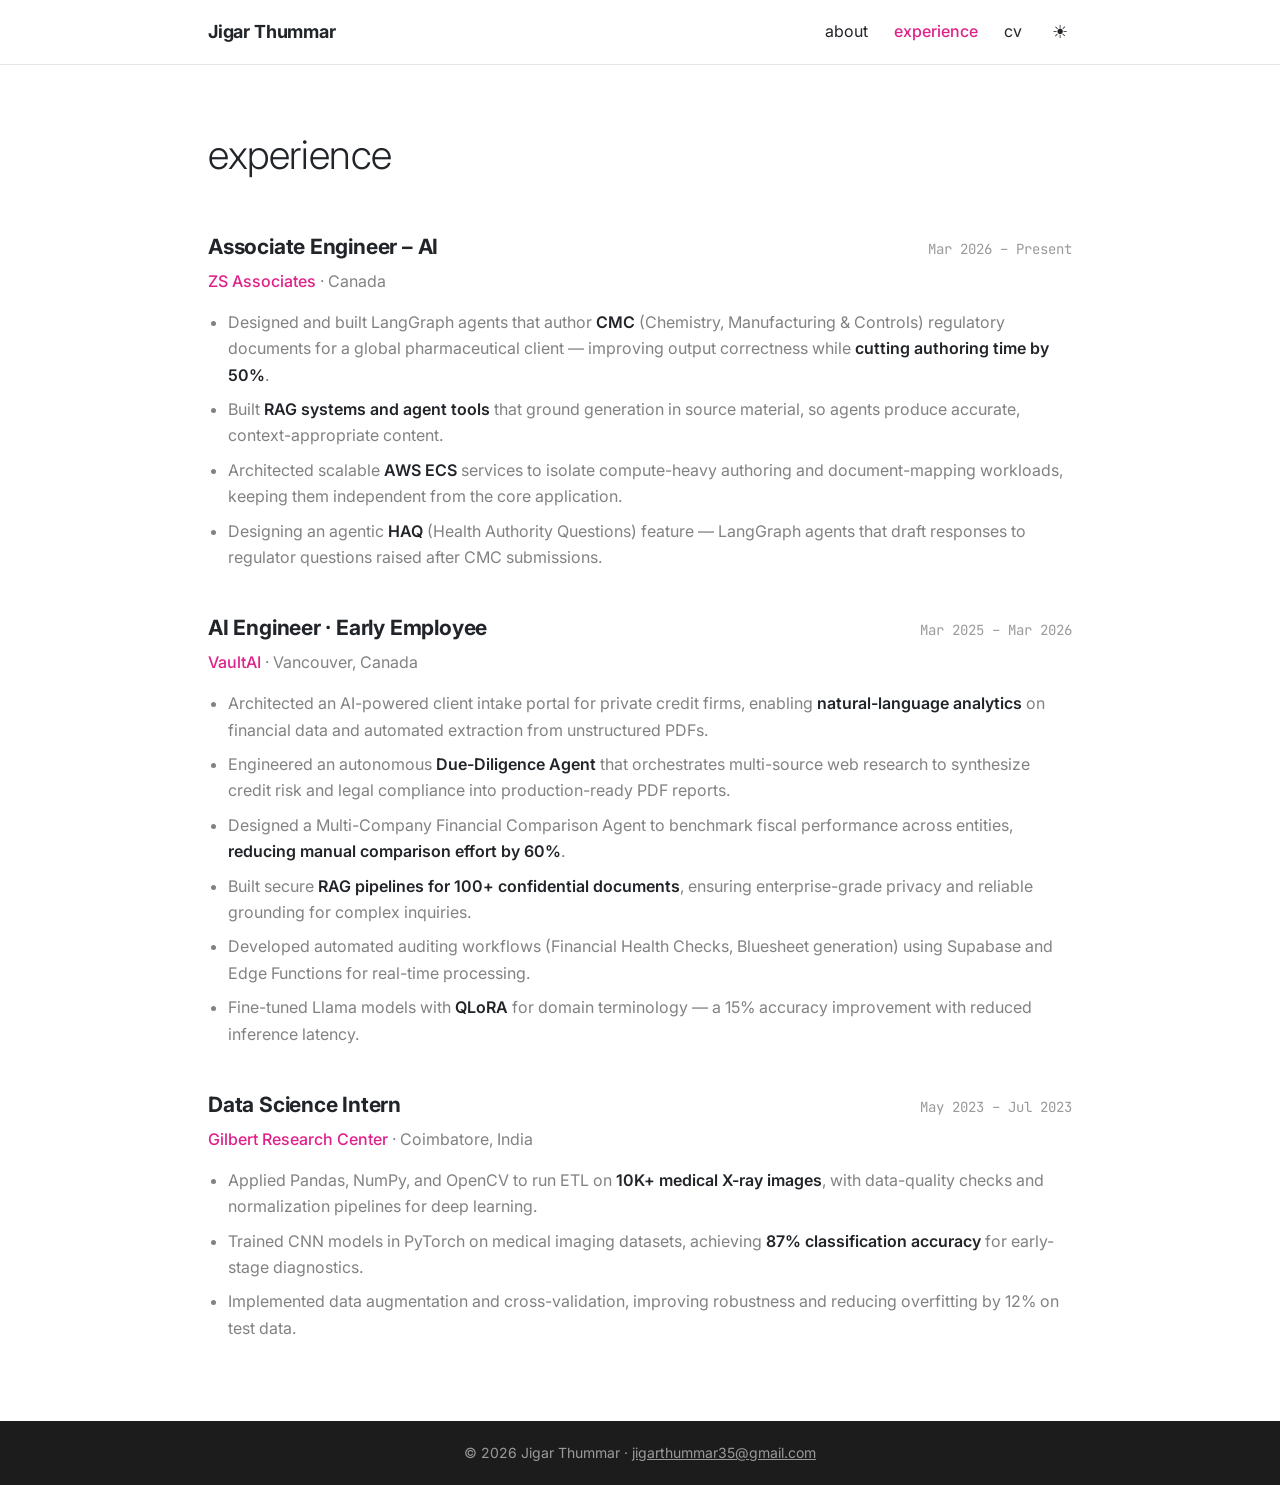
<file: experience.html>
<!DOCTYPE html>
<html lang="en">
<head>
<meta charset="UTF-8" />
<meta name="viewport" content="width=device-width, initial-scale=1.0" />
<title>Experience · Jigar Thummar</title>
<meta name="description" content="Professional experience of Jigar Thummar — ZS Associates, VaultAI, Gilbert Research Center." />
<link rel="preconnect" href="https://fonts.googleapis.com" />
<link rel="preconnect" href="https://fonts.gstatic.com" crossorigin />
<link href="https://fonts.googleapis.com/css2?family=Inter:wght@300;400;500;600;700;800&family=JetBrains+Mono:wght@400;500&display=swap" rel="stylesheet" />
<link rel="stylesheet" href="style.css" />
</head>
<body>
  <nav>
    <div class="wrap">
      <a href="index.html" class="brand">Jigar Thummar</a>
      <div class="nav-links">
        <a href="index.html">about</a>
        <a href="experience.html" class="active">experience</a>
        <a href="cv.html">cv</a>
        <button class="theme-btn" id="themeBtn" aria-label="Toggle theme">☀</button>
      </div>
    </div>
  </nav>

  <main>
    <div class="wrap">
      <h1 class="page-title">experience</h1>

      <div class="entry-block">
        <div class="entry-head">
          <h3>Associate Engineer – AI</h3>
          <span class="when">Mar 2026 – Present</span>
        </div>
        <p class="entry-org">ZS Associates <span class="place">· Canada</span></p>
        <ul>
          <li>Designed and built LangGraph agents that author <strong>CMC</strong> (Chemistry, Manufacturing &amp; Controls) regulatory documents for a global pharmaceutical client — improving output correctness while <strong>cutting authoring time by 50%</strong>.</li>
          <li>Built <strong>RAG systems and agent tools</strong> that ground generation in source material, so agents produce accurate, context-appropriate content.</li>
          <li>Architected scalable <strong>AWS ECS</strong> services to isolate compute-heavy authoring and document-mapping workloads, keeping them independent from the core application.</li>
          <li>Designing an agentic <strong>HAQ</strong> (Health Authority Questions) feature — LangGraph agents that draft responses to regulator questions raised after CMC submissions.</li>
        </ul>
      </div>

      <div class="entry-block">
        <div class="entry-head">
          <h3>AI Engineer · Early Employee</h3>
          <span class="when">Mar 2025 – Mar 2026</span>
        </div>
        <p class="entry-org">VaultAI <span class="place">· Vancouver, Canada</span></p>
        <ul>
          <li>Architected an AI-powered client intake portal for private credit firms, enabling <strong>natural-language analytics</strong> on financial data and automated extraction from unstructured PDFs.</li>
          <li>Engineered an autonomous <strong>Due-Diligence Agent</strong> that orchestrates multi-source web research to synthesize credit risk and legal compliance into production-ready PDF reports.</li>
          <li>Designed a Multi-Company Financial Comparison Agent to benchmark fiscal performance across entities, <strong>reducing manual comparison effort by 60%</strong>.</li>
          <li>Built secure <strong>RAG pipelines for 100+ confidential documents</strong>, ensuring enterprise-grade privacy and reliable grounding for complex inquiries.</li>
          <li>Developed automated auditing workflows (Financial Health Checks, Bluesheet generation) using Supabase and Edge Functions for real-time processing.</li>
          <li>Fine-tuned Llama models with <strong>QLoRA</strong> for domain terminology — a 15% accuracy improvement with reduced inference latency.</li>
        </ul>
      </div>

      <div class="entry-block">
        <div class="entry-head">
          <h3>Data Science Intern</h3>
          <span class="when">May 2023 – Jul 2023</span>
        </div>
        <p class="entry-org">Gilbert Research Center <span class="place">· Coimbatore, India</span></p>
        <ul>
          <li>Applied Pandas, NumPy, and OpenCV to run ETL on <strong>10K+ medical X-ray images</strong>, with data-quality checks and normalization pipelines for deep learning.</li>
          <li>Trained CNN models in PyTorch on medical imaging datasets, achieving <strong>87% classification accuracy</strong> for early-stage diagnostics.</li>
          <li>Implemented data augmentation and cross-validation, improving robustness and reducing overfitting by 12% on test data.</li>
        </ul>
      </div>
    </div>
  </main>

  <footer>
    <div class="wrap">© <span id="year"></span> Jigar Thummar · <a href="mailto:jigarthummar35@gmail.com">jigarthummar35@gmail.com</a></div>
  </footer>

  <script src="script.js"></script>
</body>
</html>
</file>
<file: style.css>
/* ============================================================
   Jigar Thummar — personal site
   al-folio-inspired theme (light + dark)
   ============================================================ */

:root {
  --bg: #ffffff;
  --text: #212529;
  --muted: #828282;
  --faint: #9a9a9a;
  --line: #e6e6e6;
  --accent: #e0218a;            /* magenta-pink */
  --accent-hover: #b5176e;
  --accent-bg: #fce7f2;         /* soft pink highlight */
  --card: #ffffff;
  --footer-bg: #1c1c1d;
  --footer-text: #9a9a9a;
  --maxw: 920px;
  --sans: 'Inter', -apple-system, BlinkMacSystemFont, 'Segoe UI', Roboto, sans-serif;
  --mono: 'JetBrains Mono', ui-monospace, SFMono-Regular, Menlo, monospace;
}
html[data-theme="dark"] {
  --bg: #1c1c1d;
  --text: #e8e8e8;
  --muted: #b0b0b0;
  --faint: #7a7a7a;
  --line: #333333;
  --accent: #47a3e8;            /* sky-blue (al-folio dark) */
  --accent-hover: #74bbf0;
  --accent-bg: #2e2e33;         /* neutral grey highlight box */
  --card: #232324;
  --footer-bg: #0e0e0e;
  --footer-text: #8a8a8a;
}

* { box-sizing: border-box; }
html { scroll-behavior: smooth; }
body {
  margin: 0;
  background: var(--bg);
  color: var(--text);
  font-family: var(--sans);
  font-size: 17px;
  line-height: 1.7;
  -webkit-font-smoothing: antialiased;
  display: flex;
  flex-direction: column;
  min-height: 100vh;
  transition: background 0.25s ease, color 0.25s ease;
}
a { color: var(--accent); text-decoration: none; }
a:hover { color: var(--accent-hover); }
::selection { background: var(--accent-bg); }

.wrap { width: 100%; max-width: var(--maxw); margin: 0 auto; padding: 0 28px; }

/* ---------- Nav ---------- */
nav {
  position: sticky; top: 0; z-index: 20;
  background: color-mix(in srgb, var(--bg) 88%, transparent);
  backdrop-filter: saturate(180%) blur(10px);
  border-bottom: 1px solid var(--line);
}
nav .wrap {
  display: flex; align-items: center; justify-content: space-between;
  height: 64px;
}
.brand { font-weight: 700; font-size: 18px; letter-spacing: -0.01em; color: var(--text); }
.brand:hover { color: var(--text); }
.nav-links { display: flex; gap: 26px; align-items: center; }
.nav-links a {
  color: var(--text); font-size: 16px; font-weight: 400;
  transition: color 0.15s ease;
}
.nav-links a:hover { color: var(--accent); }
.nav-links a.active { color: var(--accent); font-weight: 500; }
.theme-btn {
  background: none; border: none; color: var(--text); cursor: pointer;
  font-size: 18px; line-height: 1; padding: 4px; display: grid; place-items: center;
}
.theme-btn:hover { color: var(--accent); }

/* ---------- Main ---------- */
main { flex: 1 0 auto; padding: 56px 0 72px; }

.page-title {
  font-size: 40px; font-weight: 300; letter-spacing: -0.01em;
  margin: 0 0 40px; text-transform: lowercase;
}

/* ---------- Hero (about) ---------- */
.hero { display: grid; grid-template-columns: 1fr 300px; gap: 48px; align-items: start; }
.hero h1 { font-size: 46px; font-weight: 400; letter-spacing: -0.02em; margin: 0 0 6px; }
.hero h1 .first { font-weight: 800; }
.hero .subtitle { margin: 0 0 26px; color: var(--muted); font-size: 19px; }
.hero p { margin: 0 0 20px; }
.hero .mark {
  background: var(--accent-bg); font-family: var(--mono); font-size: 15px;
  padding: 1px 5px; border-radius: 4px;
}
html[data-theme="dark"] .hero .mark { color: var(--accent); }
.hero strong { font-weight: 700; }

.photo-col { display: flex; flex-direction: column; align-items: center; }
.photo {
  width: 100%; aspect-ratio: 1 / 1.05; border-radius: 12px; overflow: hidden;
  background: linear-gradient(150deg, #2b2b2e, #3a3a3f);
  display: grid; place-items: center; color: #fff;
  font-size: 68px; font-weight: 700; letter-spacing: 0.02em;
  box-shadow: 0 8px 30px rgba(0,0,0,0.14);
}
.photo img { width: 100%; height: 100%; object-fit: cover; }
.photo-caption {
  margin-top: 12px; font-family: var(--mono); font-size: 14px;
  color: var(--text); text-align: left; width: 100%; line-height: 1.5;
}

/* ---------- News ---------- */
.section-head {
  font-size: 34px; font-weight: 300; text-transform: lowercase;
  margin: 60px 0 22px;
}
.timeline { display: grid; grid-template-columns: 130px 1fr; gap: 18px 24px; }
.timeline .date { font-family: var(--mono); font-weight: 500; font-size: 15px; color: var(--text); padding-top: 1px; }
.timeline .entry { color: var(--text); font-size: 16.5px; }

/* ---------- Social ---------- */
.socials { display: flex; gap: 22px; justify-content: center; margin: 56px 0 8px; }
.socials a { color: var(--text); display: grid; place-items: center; transition: color 0.15s ease, transform 0.15s ease; }
.socials a:hover { color: var(--accent); transform: translateY(-2px); }
.socials svg { width: 26px; height: 26px; }
.socials-note { text-align: center; color: var(--muted); font-size: 15px; margin: 6px 0 0; }

/* ---------- Experience ---------- */
.entry-block { margin-bottom: 40px; }
.entry-block:last-child { margin-bottom: 0; }
.entry-head { display: flex; align-items: baseline; justify-content: space-between; gap: 16px; flex-wrap: wrap; }
.entry-head h3 { margin: 0; font-size: 21px; font-weight: 700; letter-spacing: -0.01em; }
.entry-head .when { font-family: var(--mono); font-size: 14px; color: var(--faint); white-space: nowrap; }
.entry-org { margin: 3px 0 0; color: var(--accent); font-weight: 500; font-size: 16px; }
.entry-org .place { color: var(--muted); font-weight: 400; }
.entry-block ul { margin: 14px 0 0; padding-left: 20px; color: var(--muted); }
.entry-block ul li { margin-bottom: 8px; font-size: 16px; line-height: 1.65; }
.entry-block ul li strong { color: var(--text); font-weight: 600; }

/* ---------- Projects ---------- */
.project {
  border: 1px solid var(--line); border-radius: 12px; padding: 24px 26px;
  margin-bottom: 20px; background: var(--card);
  transition: border-color 0.15s ease, transform 0.15s ease, box-shadow 0.15s ease;
}
.project:hover { border-color: var(--accent); transform: translateY(-2px); box-shadow: 0 8px 24px rgba(0,0,0,0.06); }
.project:last-child { margin-bottom: 0; }
.project .p-head { display: flex; align-items: baseline; justify-content: space-between; gap: 14px; flex-wrap: wrap; }
.project h3 { margin: 0; font-size: 19px; font-weight: 700; letter-spacing: -0.01em; }
.project .tag { font-family: var(--mono); font-size: 12.5px; color: var(--accent); background: var(--accent-bg); padding: 3px 11px; border-radius: 999px; white-space: nowrap; }
.project p { margin: 12px 0 0; color: var(--muted); font-size: 16px; }
.project p strong { color: var(--text); font-weight: 600; }
.project .stack { margin-top: 14px; display: flex; flex-wrap: wrap; gap: 7px; }
.project .stack span { font-family: var(--mono); font-size: 12px; color: var(--faint); border: 1px solid var(--line); border-radius: 6px; padding: 3px 9px; }

/* ---------- CV: education + skills ---------- */
.edu-block { margin-bottom: 28px; }
.edu-block:last-child { margin-bottom: 0; }
.edu-head { display: flex; align-items: baseline; justify-content: space-between; gap: 16px; flex-wrap: wrap; }
.edu-head h3 { margin: 0; font-size: 20px; font-weight: 700; letter-spacing: -0.01em; }
.edu-head .when { font-family: var(--mono); font-size: 14px; color: var(--faint); white-space: nowrap; }
.edu-org { margin: 3px 0 0; color: var(--muted); font-size: 16px; }
.edu-gpa { color: var(--accent); font-weight: 500; }
.edu-courses { margin-top: 10px; display: flex; flex-wrap: wrap; gap: 7px; }
.edu-courses span { font-size: 13px; border: 1px solid var(--line); border-radius: 7px; padding: 4px 10px; color: var(--text); }

.skill-group { margin-bottom: 22px; }
.skill-group h4 { margin: 0 0 11px; font-size: 15px; font-weight: 600; }
.chips { display: flex; flex-wrap: wrap; gap: 8px; }
.chips span {
  font-size: 14px; color: var(--text); background: var(--card);
  border: 1px solid var(--line); border-radius: 7px; padding: 5px 12px;
  transition: all 0.15s ease;
}
.chips span:hover { border-color: var(--accent); color: var(--accent); }

.divider { height: 1px; background: var(--line); border: 0; margin: 48px 0; }

/* ---------- CV page (card + sidebar) ---------- */
.cv-header { display: flex; align-items: center; justify-content: space-between; margin: 0 0 28px; }
.cv-header .page-title { margin: 0; }
.cv-pdf {
  display: inline-flex; align-items: center; gap: 8px;
  border: 1px solid var(--accent); color: var(--accent);
  border-radius: 8px; padding: 8px 14px; font-size: 14px; font-weight: 500;
  transition: all 0.15s ease;
}
.cv-pdf:hover { background: var(--accent); color: #fff; }
.cv-pdf svg { width: 16px; height: 16px; }

.cv-layout { display: grid; grid-template-columns: 190px 1fr; gap: 40px; align-items: start; }
.cv-side { position: sticky; top: 88px; display: flex; flex-direction: column; gap: 2px; }
.cv-side a { color: var(--text); font-weight: 600; font-size: 15px; padding: 7px 0; border-left: 2px solid transparent; padding-left: 12px; transition: color 0.15s ease, border-color 0.15s ease; }
.cv-side a:hover,
.cv-side a.active { color: var(--accent); border-left-color: var(--accent); animation: navNudge 0.45s ease; }

@keyframes navNudge {
  0%   { transform: translateX(0); }
  45%  { transform: translateX(7px); }
  100% { transform: translateX(0); }
}

.cv-card {
  border: 1px solid var(--line); border-radius: 14px; padding: 26px 30px;
  margin-bottom: 24px; background: var(--card); scroll-margin-top: 84px;
}
.cv-card:last-child { margin-bottom: 0; }
.cv-card > h2 { margin: 0 0 20px; font-size: 27px; font-weight: 300; letter-spacing: -0.01em; }

/* General information rows */
.gi-row { display: grid; grid-template-columns: 130px 1fr; gap: 8px 16px; margin-bottom: 10px; }
.gi-row:last-child { margin-bottom: 0; }
.gi-row .k { font-weight: 700; }
.gi-row .v { color: var(--muted); }
.gi-row .v a { color: var(--accent); }

/* Timeline-style CV entries */
.cv-entry { display: grid; grid-template-columns: 150px 1fr; gap: 18px; padding: 18px 0; border-top: 1px solid var(--line); }
.cv-card > .cv-entry:first-of-type { border-top: 0; padding-top: 4px; }
.date-badge {
  display: inline-block; background: var(--accent); color: #fff;
  font-family: var(--mono); font-size: 12.5px; font-weight: 500;
  padding: 3px 10px; border-radius: 6px; white-space: nowrap;
}
.cv-entry .body h3 { margin: 0; font-size: 18px; font-weight: 700; letter-spacing: -0.01em; }
.cv-entry .body .inst { margin: 5px 0 0; color: var(--accent); font-size: 15px; font-weight: 500; }
.cv-entry .body .inst .place { color: var(--muted); font-weight: 400; }
.cv-entry .body ul { margin: 10px 0 0; padding-left: 18px; color: var(--muted); }
.cv-entry .body ul li { margin-bottom: 5px; font-size: 15px; }
.cv-entry .body ul li strong { color: var(--text); font-weight: 600; }
.cv-entry .body .courses { margin-top: 10px; display: flex; flex-wrap: wrap; gap: 7px; }
.cv-entry .body .courses span { font-size: 12.5px; border: 1px solid var(--line); border-radius: 7px; padding: 3px 9px; color: var(--text); }

@media (max-width: 720px) {
  .cv-layout { grid-template-columns: 1fr; gap: 20px; }
  .cv-side { position: static; flex-direction: row; flex-wrap: wrap; gap: 4px 8px; }
  .cv-side a { border-left: 0; padding: 4px 10px; border: 1px solid var(--line); border-radius: 999px; font-size: 13px; }
  .cv-side a:hover { border-color: var(--accent); }
  .cv-entry { grid-template-columns: 1fr; gap: 8px; }
}

/* ---------- Footer ---------- */
footer {
  flex-shrink: 0; background: var(--footer-bg); color: var(--footer-text);
  text-align: center; padding: 20px 0; font-size: 14px;
}
footer a { color: var(--footer-text); text-decoration: underline; }
footer a:hover { color: #fff; }

/* ---------- Responsive ---------- */
@media (max-width: 720px) {
  .hero { grid-template-columns: 1fr; gap: 28px; }
  .photo-col { max-width: 260px; }
  .hero h1 { font-size: 38px; }
  .page-title { font-size: 32px; }
  .timeline { grid-template-columns: 1fr; gap: 4px 0; }
  .timeline .date { padding-top: 12px; }
  .timeline .entry { padding-bottom: 6px; }
  .nav-links { gap: 16px; }
  .nav-links a { font-size: 15px; }
  main { padding: 40px 0 56px; }
}
</file>
